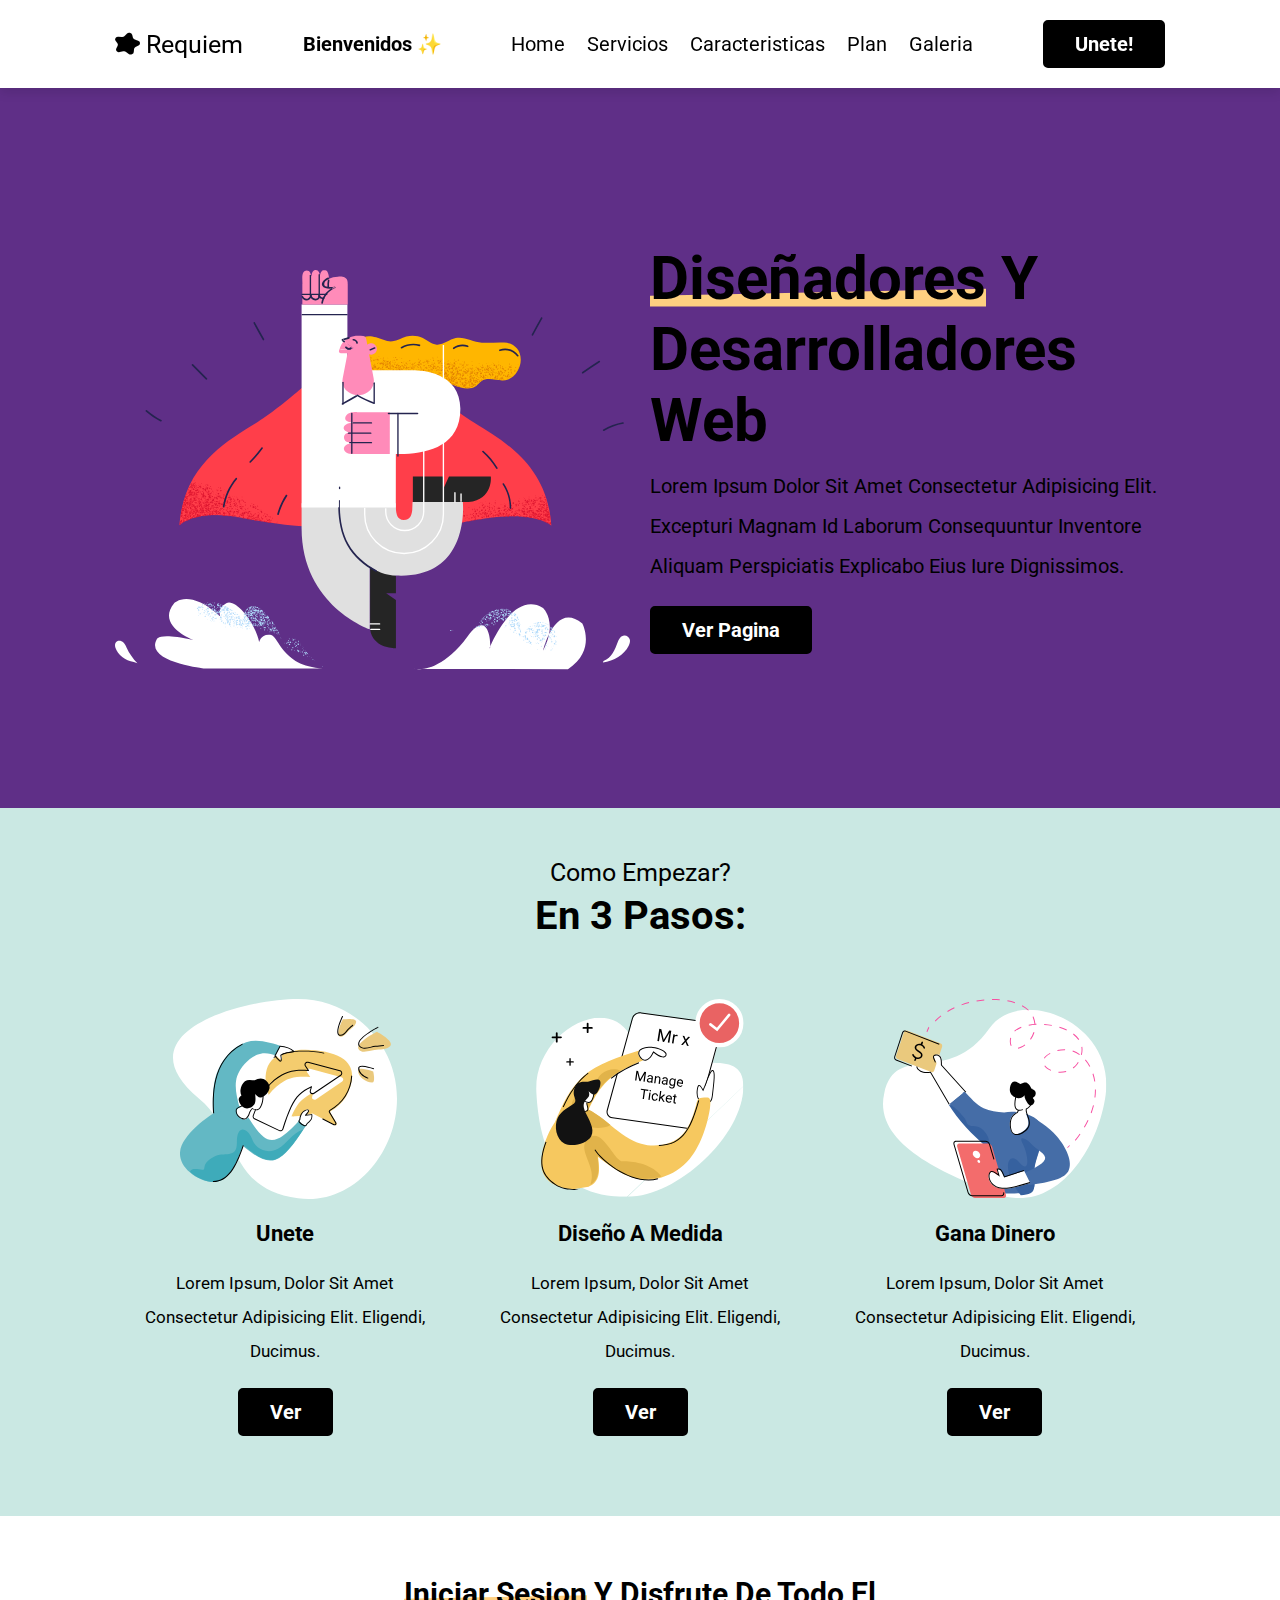
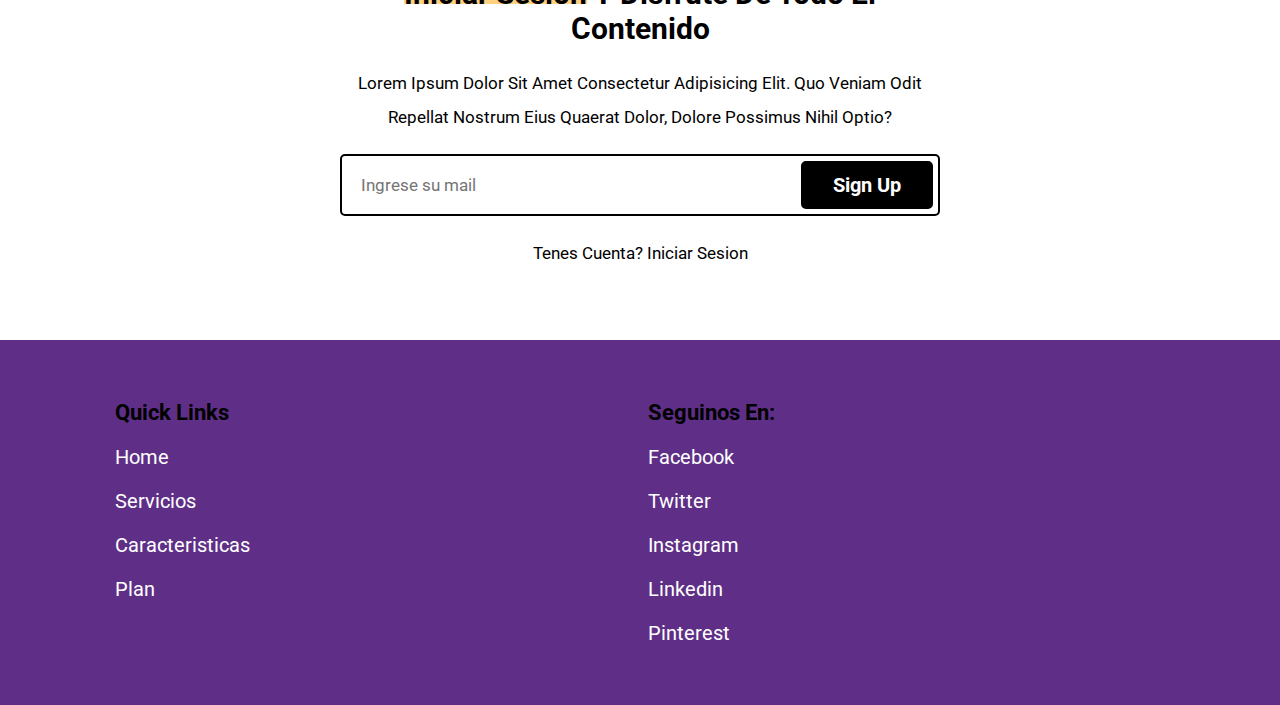
<file: index.html>
<!DOCTYPE html>
<html lang="en">

<head>
    <meta charset="UTF-8">
    <meta http-equiv="X-UA-Compatible" content="IE=edge">
    <meta name="viewport" content="width=device-width, initial-scale=1.0">
    <title>Requiem Design & Develop ✨ </title>

    <meta name="viewport" content="width=device-width, initial-scale=1">
    <meta name="author" content="Lautaro Corvalan">
    <meta name="description"" content=" Requiem development es un equipo de desarrolladores y diseñadores de alto nivel
        comprometidos a brindarles el mejor espacio para su negocio y emprendimiento mediante el uso de las tecnologías
        modernas y el compromiso de traerles a ustedes lo mejor de lo mejor. Trabajamos arduamente para comprometernos
        en el desarrollo y diseño de su organizacion." />
    <meta name="keywords"
        content="meta,diseño,desarrollo,desarrollo-web,paginas-web,tienda,tienda-online,vanguardia-tecnologica,precios-unicos,mejores-desarollo,valor,perseverancia" />

    <meta name="robots" content=”index” />

    <!-- font awesome -->
    <link rel="stylesheet" href="https://cdnjs.cloudflare.com/ajax/libs/font-awesome/5.15.4/css/all.min.css">

    <!-- custom css file link  -->
    <link rel="stylesheet" href="css/style.css">

    <link rel="stylesheet" href="https://cdnjs.cloudflare.com/ajax/libs/animate.css/4.1.1/animate.min.css" />

</head>

<body>

    <!-- header section starts      -->

    <header class="header">

        <a href="#" class="logo"> <i class="fas fa-splotch"></i> Requiem </a>
        <h1 class="animate__animated animate__bounce">Bienvenidos ✨</h1>

        <nav class="navbar">
            <a href="index.html">home</a>
            <a href="html/services.html">servicios</a>
            <a href="html/features.html">caracteristicas</a>
            <a href="html/plan.html">plan</a>
            <a href="html/gallery.html">galeria</a>
        </nav>

        <div id="menu-btn" class="fas fa-bars"></div>

        <a href="#" class="btn">unete!</a>

    </header>

    <!-- header section ends     -->

    <!-- home section starts  -->
    <main>
        <section class="home" id="home">

            <div class="image">
                <img src="images/home-img.svg" alt="Home">
            </div>

            <div class="content">
                <h3> <span class="line-down">Diseñadores</span> y desarrolladores web </h3>
                <p>Lorem ipsum dolor sit amet consectetur adipisicing elit. Excepturi magnam id laborum consequuntur
                    inventore aliquam perspiciatis explicabo eius iure dignissimos.</p>
                <a href="#" class="btn">ver pagina</a>
            </div>

        </section>

        <!-- home section ends -->





        <!-- steps section starts  -->

        <section class="steps">

            <div class="heading">
                <span>como empezar?</span>
                <h1>en 3 pasos:</h1>
            </div>

            <div class="box-container">

                <div class="box">
                    <img src="images/step-1.svg" alt="paso 1">
                    <h3>unete</h3>
                    <p>Lorem ipsum, dolor sit amet consectetur adipisicing elit. Eligendi, ducimus.</p>
                    <a href="#" class="btn">ver</a>
                </div>

                <div class="box">
                    <img src="images/step-2.svg" alt="paso 2">
                    <h3>diseño a medida</h3>
                    <p>Lorem ipsum, dolor sit amet consectetur adipisicing elit. Eligendi, ducimus.</p>
                    <a href="#" class="btn">ver</a>
                </div>

                <div class="box">
                    <img src="images/step-3.svg" alt="paso 3">
                    <h3>gana dinero</h3>
                    <p>Lorem ipsum, dolor sit amet consectetur adipisicing elit. Eligendi, ducimus.</p>
                    <a href="#" class="btn">ver</a>
                </div>

            </div>

        </section>

        <!-- steps section ends -->


        <section class="newsletter">
            <div class="content">
                <h3><span class="line-down">Iniciar sesion</span> y disfrute de todo el contenido</h3>
                <p>Lorem ipsum dolor sit amet consectetur adipisicing elit. Quo veniam odit repellat nostrum eius
                    quaerat dolor, dolore possimus nihil optio?</p>
                <form action="">
                    <input type="email" name="" placeholder="Ingrese su mail " id="" class="email">
                    <input type="submit" value="sign up" class="btn">
                </form>
                <p>tenes cuenta? <a href="#">iniciar sesion</a></p>
            </div>
        </section>


    </main>

    <footer>

        <!-- footer section starts  -->

        <section class="footer">

            <div class="box-container">

                <div class="box">
                    <h3>quick links</h3>
                    <a href="#home">home</a>
                    <a href="#services">servicios</a>
                    <a href="#features">caracteristicas</a>
                    <a href="#pricing">plan</a>

                </div>


                <div class="box">
                    <h3>seguinos en:</h3>
                    <a href="#">facebook</a>
                    <a href="#">twitter</a>
                    <a href="#">instagram</a>
                    <a href="#">linkedin</a>
                    <a href="#">pinterest</a>
                </div>

            </div>


        </section>
    </footer>
    <!-- footer section ends -->


</body>

</html>
</file>
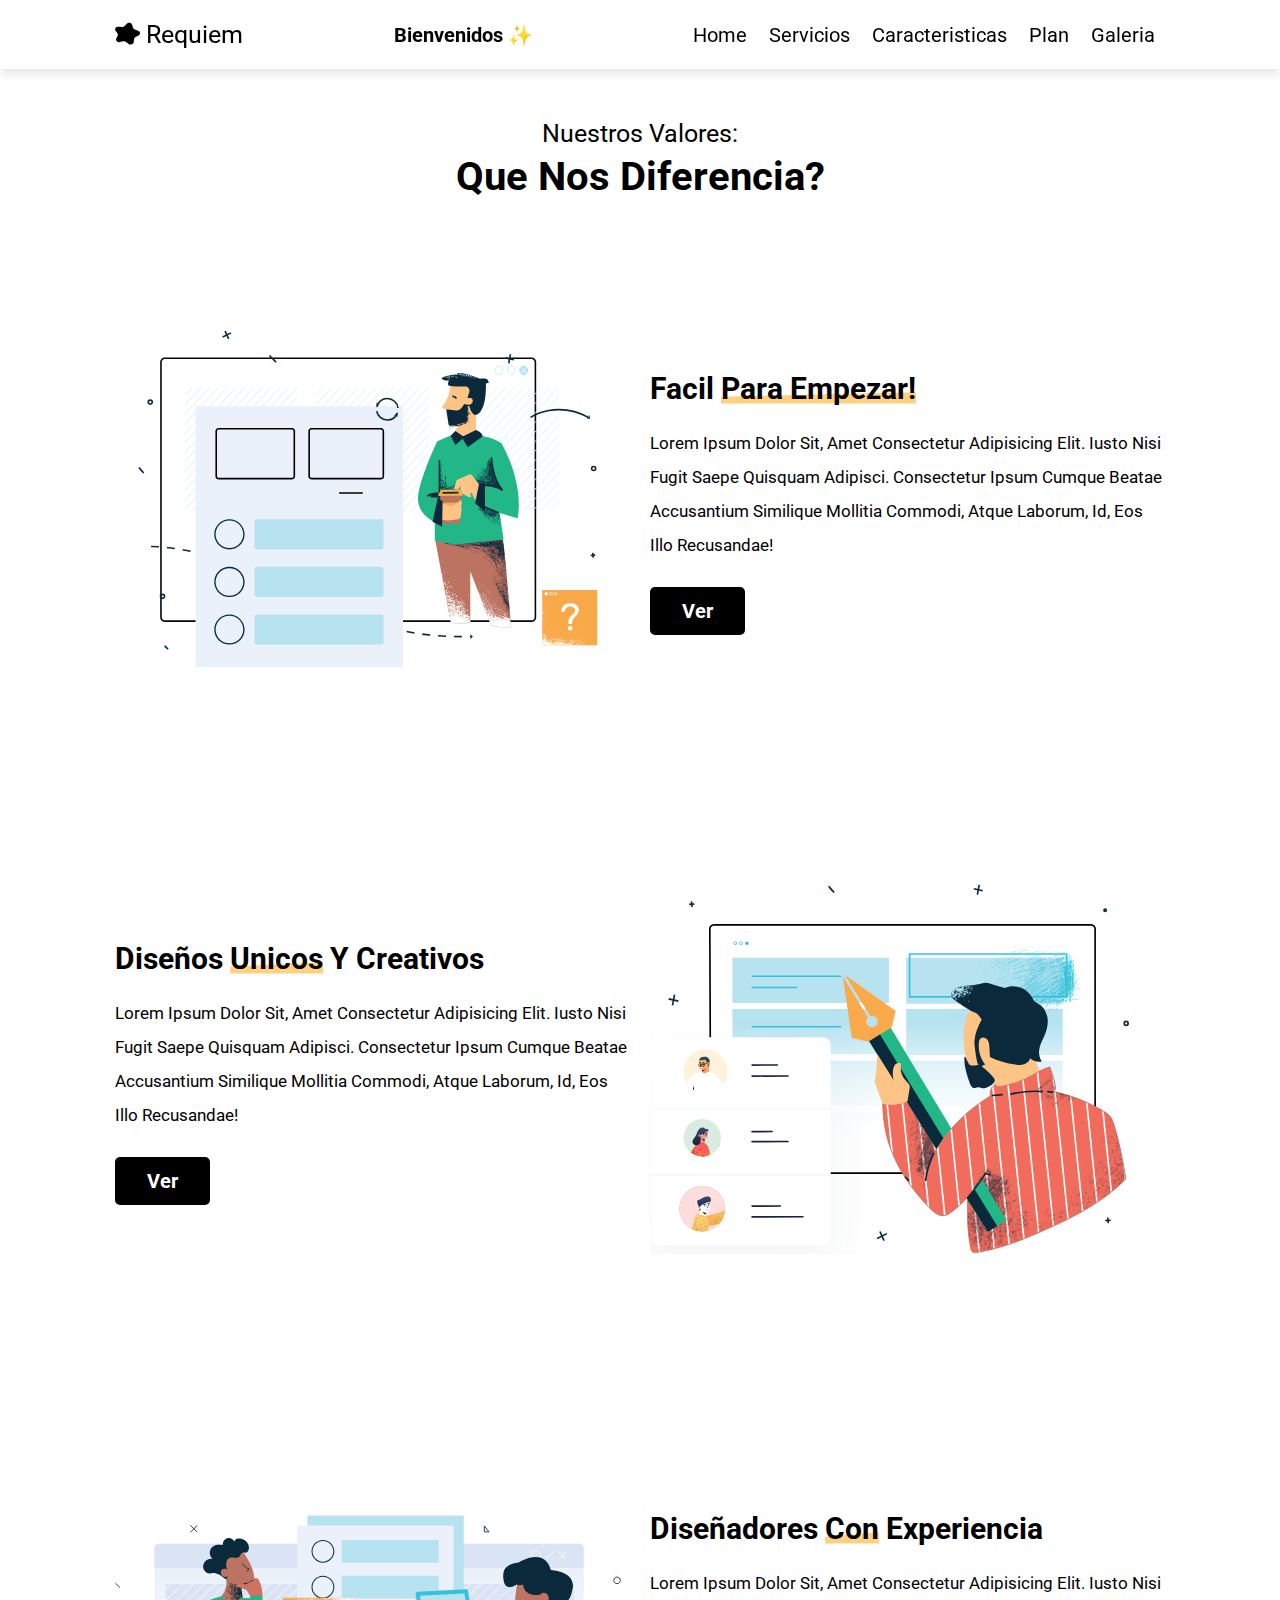
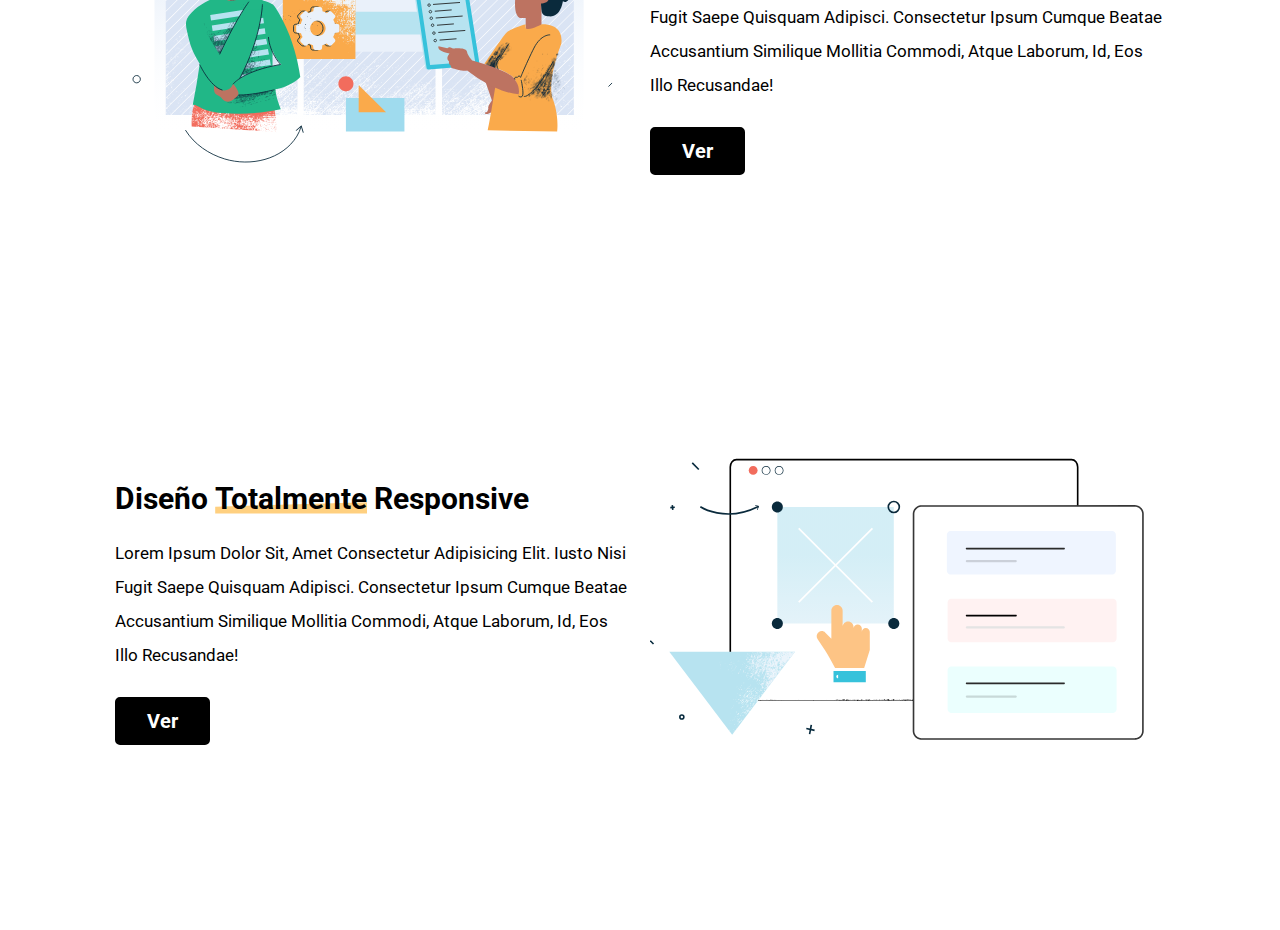
<file: html/features.html>
<!DOCTYPE html>
<html lang="en">

<head>
    <meta charset="UTF-8">
    <meta http-equiv="X-UA-Compatible" content="IE=edge">
    <meta name="viewport" content="width=device-width, initial-scale=1.0">
    <title>Caracteristicas ✨ </title>


    <meta name=”description” content=”Requiem development es un equipo de desarrolladores y diseñadores de alto nivel
        comprometidos a brindarles el mejor espacio para su negocio y emprendimiento mediante el uso de las tecnologías
        modernas y el compromiso de traerles a ustedes lo mejor de lo mejor. Trabajamos arduamente para comprometernos
        en el desarrollo y diseño de su organizacion.” />
    <meta name=”keywords”
        content=”meta,diseño,desarrollo,desarrollo-web,paginas-web,tienda,tienda-online,vanguardia-tecnologica,precios-unicos,mejores-desarollo,valor,perseverancia” />

    <meta name=”robots” content=”features” />

    <!-- font awesome -->
    <link rel="stylesheet" href="https://cdnjs.cloudflare.com/ajax/libs/font-awesome/5.15.4/css/all.min.css">

    <!-- custom css file link  -->
    <link rel="stylesheet" href="/css/style.css">
    <link rel="stylesheet" href="https://cdnjs.cloudflare.com/ajax/libs/animate.css/4.1.1/animate.min.css" />
</head>

<body>

    <!-- header section starts      -->

    <header class="header">

        <a href="#" class="logo"> <i class="fas fa-splotch"></i> Requiem </a>
        <h1 class="animate__animated animate__bounce">Bienvenidos ✨</h1>

        <nav class="navbar">
            <a href=index.html">home</a>
            <a href="services.html">servicios</a>
            <a href="features.html">caracteristicas</a>
            <a href="/html/plan.html">plan</a>
            <a href="/html/gallery.html">galeria</a>
        </nav>

        <div id="menu-btn" class="fas fa-bars"></div>

        

    </header>

    <!-- header section ends     -->

 <!-- features section starts  -->

 <section class="features" id="features">

    <div class="heading">
        <span>nuestros valores:</span>
        <h1>que nos diferencia?</h1>
    </div>

    <div class="box-container">

        <div class="box">
            <div class="image">
                <img src="/images/feature-1.svg" alt="caracteristica 1">
            </div>
            <div class="content">
                <h3>facil <span class="line-down">para empezar!</span></h3>
                <p>Lorem ipsum dolor sit, amet consectetur adipisicing elit. Iusto nisi fugit saepe quisquam
                    adipisci. Consectetur ipsum cumque beatae accusantium similique mollitia commodi, atque
                    laborum, id, eos illo recusandae!</p>
                <a href="#" class="btn">ver</a>
            </div>
        </div>

        <div class="box">
            <div class="image">
                <img src="/images/feature-2.svg" alt="caracteristica 2">
            </div>
            <div class="content">
                <h3>diseños <span class="line-down">unicos</span> y creativos</h3>
                <p>Lorem ipsum dolor sit, amet consectetur adipisicing elit. Iusto nisi fugit saepe quisquam
                    adipisci. Consectetur ipsum cumque beatae accusantium similique mollitia commodi, atque
                    laborum, id, eos illo recusandae!</p>
                <a href="#" class="btn">ver</a>
            </div>
        </div>

        <div class="box">
            <div class="image">
                <img src="/images/feature-3.svg" alt="caracteristica 3">
            </div>
            <div class="content">
                <h3>diseñadores <span class="line-down">con</span> experiencia</h3>
                <p>Lorem ipsum dolor sit, amet consectetur adipisicing elit. Iusto nisi fugit saepe quisquam
                    adipisci. Consectetur ipsum cumque beatae accusantium similique mollitia commodi, atque
                    laborum, id, eos illo recusandae!</p>
                <a href="#" class="btn">ver</a>
            </div>
        </div>

        <div class="box">
            <div class="image">
                <img src="/images/feature-4.svg" alt="caracteristica 4">
            </div>
            <div class="content">
                <h3>diseño <span class="line-down">totalmente</span> responsive</h3>
                <p>Lorem ipsum dolor sit, amet consectetur adipisicing elit. Iusto nisi fugit saepe quisquam
                    adipisci. Consectetur ipsum cumque beatae accusantium similique mollitia commodi, atque
                    laborum, id, eos illo recusandae!</p>
                <a href="#" class="btn">ver</a>
            </div>
        </div>

    </div>

</section>

<!-- features section ends -->
</file>
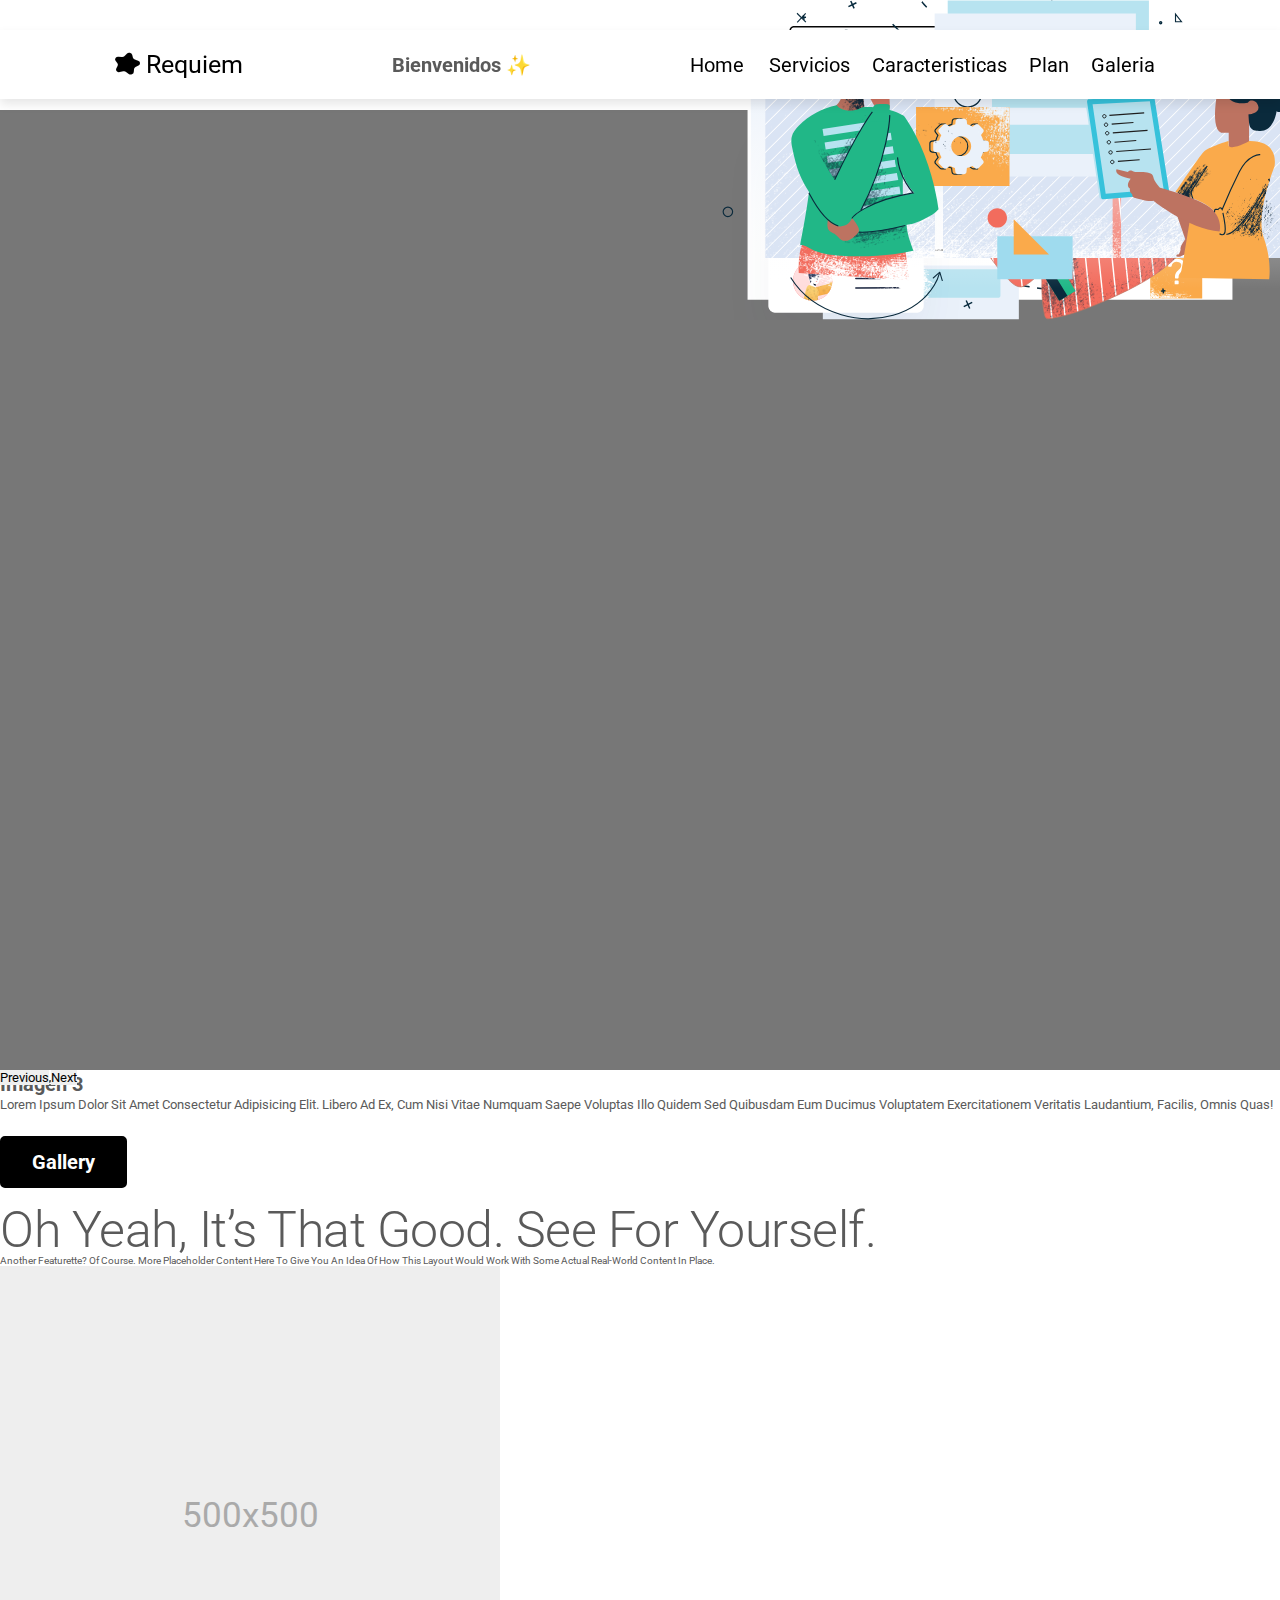
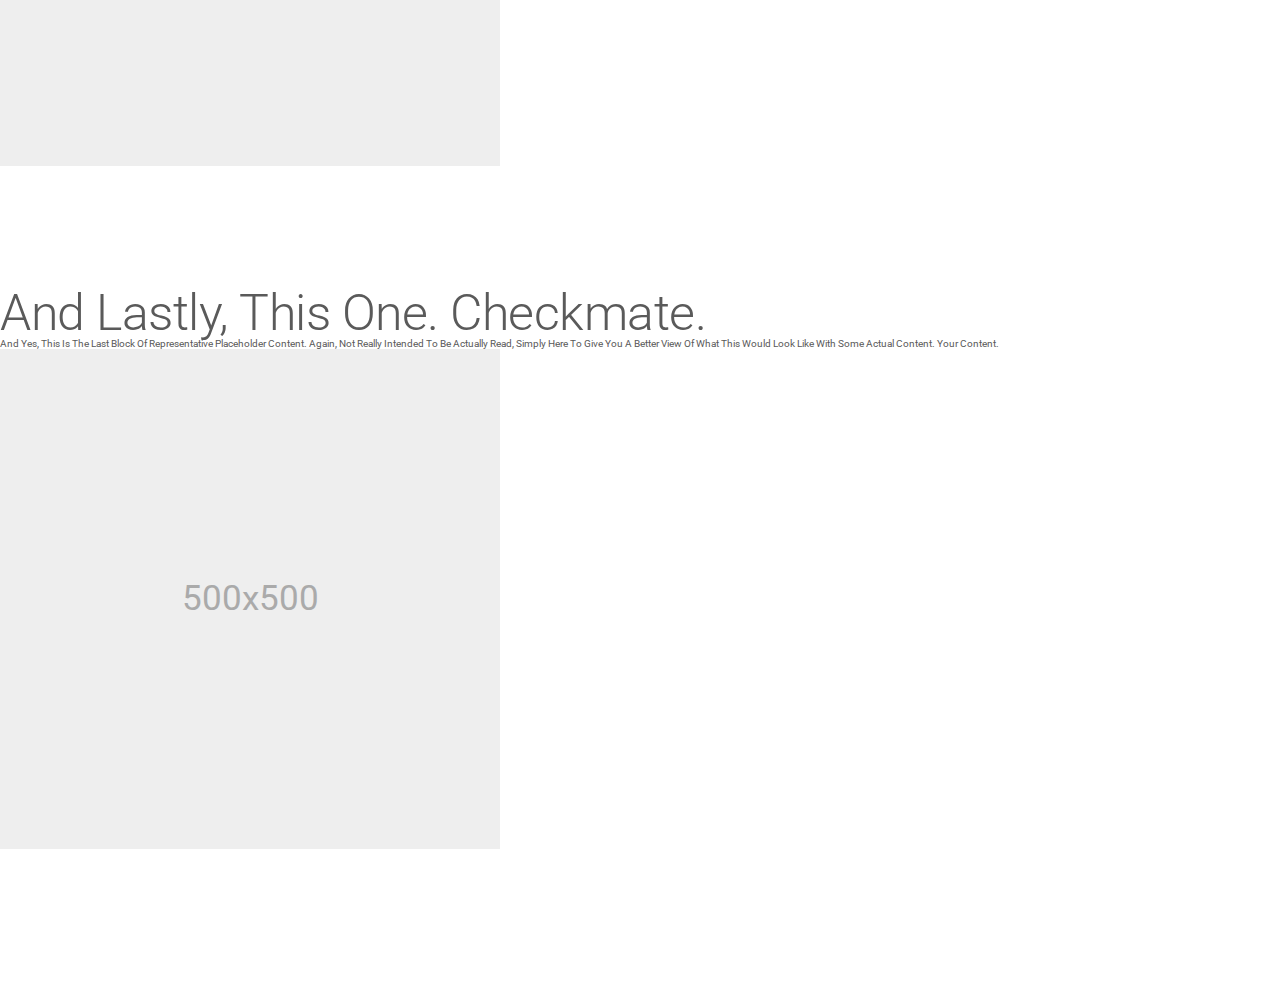
<file: html/gallery.html>
<!DOCTYPE html>
<html lang="en">

<head>
  <meta charset="UTF-8">
  <meta http-equiv="X-UA-Compatible" content="IE=edge">
  <meta name="viewport" content="width=device-width, initial-scale=1.0">
  <title>Galeria✨ </title>


  <meta name=”description” content=”Requiem development es un equipo de desarrolladores y diseñadores de alto nivel
    comprometidos a brindarles el mejor espacio para su negocio y emprendimiento mediante el uso de las tecnologías
    modernas y el compromiso de traerles a ustedes lo mejor de lo mejor. Trabajamos arduamente para comprometernos en el
    desarrollo y diseño de su organizacion.” />
  <meta name=”keywords”
    content=”meta,diseño,desarrollo,desarrollo-web,paginas-web,tienda,tienda-online,vanguardia-tecnologica,precios-unicos,mejores-desarollo,valor,perseverancia” />

  <meta name=”robots” content=”gallery” />

  <!-- font awesome -->
  <link rel="stylesheet" href="https://cdnjs.cloudflare.com/ajax/libs/font-awesome/5.15.4/css/all.min.css">

  <!-- custom css file link  -->
  <link rel="stylesheet" href="/css/style.css">

  <!-- CSS only -->
  <link href="https://cdn.jsdelivr.net/npm/bootstrap@5.1.3/dist/css/bootstrap.min.css" rel="stylesheet"
    integrity="sha384-1BmE4kWBq78iYhFldvKuhfTAU6auU8tT94WrHftjDbrCEXSU1oBoqyl2QvZ6jIW3" crossorigin="anonymous">
  <!-- JavaScript Bundle with Popper -->
  <script src="https://cdn.jsdelivr.net/npm/bootstrap@5.1.3/dist/js/bootstrap.bundle.min.js"
    integrity="sha384-ka7Sk0Gln4gmtz2MlQnikT1wXgYsOg+OMhuP+IlRH9sENBO0LRn5q+8nbTov4+1p" crossorigin="anonymous">
  </script>
    <link rel="stylesheet" href="https://cdnjs.cloudflare.com/ajax/libs/animate.css/4.1.1/animate.min.css" />
</head>

<body>

  <!-- header section starts      -->

  <header class="header">

    <a href="#" class="logo"> <i class="fas fa-splotch"></i> Requiem </a>
    <h1 class="animate__animated animate__bounce">Bienvenidos ✨</h1>

    <nav class="navbar">
      <a href=/index.html>home </a> <a href="/html/services.html">servicios</a>
      <a href="/html/features.html">caracteristicas</a>
      <a href="/html/plan.html">plan</a>
      <a href="/html/gallery.html">galeria</a>
    </nav>

    <div id="menu-btn" class="fas fa-bars"></div>



  </header>

  <!-- header section ends     -->

  <!-- Bootstrap core CSS -->
  <link href="/css/carousel.css" rel="stylesheet">

  <style>
    .bd-placeholder-img {
      font-size: 1.125rem;
      text-anchor: middle;
      -webkit-user-select: none;
      -moz-user-select: none;
      user-select: none;
    }

    @media (min-width: 768px) {
      .bd-placeholder-img-lg {
        font-size: 3.5rem;
      }
    }
  </style>


  <!-- Custom styles for this template -->
  <link href="/css/carousel.css" rel="stylesheet">
  </head>

  <body>


    <main>

      <div id="myCarousel" class="carousel slide" data-bs-ride="carousel">
        <div class="carousel-indicators">
          <button type="button" data-bs-target="#myCarousel" data-bs-slide-to="0" class="active" aria-current="true"
            aria-label="Slide 1"></button>
          <button type="button" data-bs-target="#myCarousel" data-bs-slide-to="1" aria-label="Slide 2"></button>
          <button type="button" data-bs-target="#myCarousel" data-bs-slide-to="2" aria-label="Slide 3"></button>
        </div>
        <div class="carousel-inner">
          <div class="carousel-item active">
            <svg class="bd-placeholder-img" width="100%" height="100%" xmlns="http://www.w3.org/2000/svg"
              aria-hidden="true" preserveAspectRatio="xMidYMid slice" focusable="false">
              <rect width="100%" height="100%" fill="#777" /></svg>
            <img src="/images/feature-1.svg" alt="valor 1">
            <div class="container">
              <div class="carousel-caption text-start">
                <h1>Imagen 1</h1>
                <p>Lorem ipsum, dolor sit amet consectetur adipisicing elit. Id, quos nemo! Omnis dolorem, magnam
                  temporibus, optio voluptas quibusdam reprehenderit, id vel ab quaerat voluptatibus nemo dolores
                  aliquam impedit expedita consequatur!</p>
                <p><a class="btn btn-lg btn-primary" href="#">Galeria</a></p>
              </div>
            </div>
          </div>
          <div class="carousel-item">
            <svg class="bd-placeholder-img" width="100%" height="100%" xmlns="http://www.w3.org/2000/svg"
              aria-hidden="true" preserveAspectRatio="xMidYMid slice" focusable="false">
              <rect width="100%" height="100%" fill="#777" /></svg>
            <img src="/images/feature-2.svg" alt="valor 2">
            <div class="container">
              <div class="carousel-caption">
                <h1>Imagen 2</h1>
                <p>Lorem ipsum dolor, sit amet consectetur adipisicing elit. Nisi ipsum incidunt odit repellat aperiam
                  eum, optio nobis dolorem veniam cum omnis officiis, dignissimos autem praesentium laudantium sed
                  voluptatum accusantium harum.</p>
                <p><a class="btn btn-lg btn-primary" href="#">Galeria</a></p>
              </div>
            </div>
          </div>
          <div class="carousel-item">
            <svg class="bd-placeholder-img" width="100%" height="100%" xmlns="http://www.w3.org/2000/svg"
              aria-hidden="true" preserveAspectRatio="xMidYMid slice" focusable="false">
              <rect width="100%" height="100%" fill="#777" /></svg>
            <img src="/images/feature-3.svg" alt="valor 3">
            <div class="container">
              <div class="carousel-caption text-end">
                <h1>Imagen 3</h1>
                <p>Lorem ipsum dolor sit amet consectetur adipisicing elit. Libero ad ex, cum nisi vitae numquam saepe
                  voluptas illo quidem sed quibusdam eum ducimus voluptatem exercitationem veritatis laudantium,
                  facilis, omnis quas!</p>
                <p><a class="btn btn-lg btn-primary" href="#">Gallery</a></p>
              </div>
            </div>
          </div>
        </div>
        <button class="carousel-control-prev" type="button" data-bs-target="#myCarousel" data-bs-slide="prev">
          <span class="carousel-control-prev-icon" aria-hidden="true"></span>
          <span class="visually-hidden">Previous</span>
        </button>
        <button class="carousel-control-next" type="button" data-bs-target="#myCarousel" data-bs-slide="next">
          <span class="carousel-control-next-icon" aria-hidden="true"></span>
          <span class="visually-hidden">Next</span>
        </button>
      </div>


      <!-- Marketing messaging and featurettes
  ================================================== -->
      <!-- Wrap the rest of the page in another container to center all the content. -->



      <hr class="featurette-divider">

      <div class="row featurette">
        <div class="col-md-7 order-md-2">
          <h2 class="featurette-heading">Oh yeah, it’s that good. <span class="text-muted">See for yourself.</span></h2>
          <p class="lead">Another featurette? Of course. More placeholder content here to give you an idea of how this
            layout would work with some actual real-world content in place.</p>
        </div>
        <div class="col-md-5 order-md-1">
          <svg class="bd-placeholder-img bd-placeholder-img-lg featurette-image img-fluid mx-auto" width="500"
            height="500" xmlns="http://www.w3.org/2000/svg" role="img" aria-label="Placeholder: 500x500"
            preserveAspectRatio="xMidYMid slice" focusable="false">
            <title><img src="/images/feature-1.svg" alt=""></title>
            <rect width="100%" height="100%" fill="#eee" /><text x="50%" y="50%" fill="#aaa" dy=".3em">500x500</text>
          </svg>

        </div>
      </div>

      <hr class="featurette-divider">

      <div class="row featurette">
        <div class="col-md-7">
          <h2 class="featurette-heading">And lastly, this one. <span class="text-muted">Checkmate.</span></h2>
          <p class="lead">And yes, this is the last block of representative placeholder content. Again, not really
            intended to be actually read, simply here to give you a better view of what this would look like with some
            actual content. Your content.</p>
        </div>
        <div class="col-md-5">
          <svg class="bd-placeholder-img bd-placeholder-img-lg featurette-image img-fluid mx-auto" width="500"
            height="500" xmlns="http://www.w3.org/2000/svg" role="img" aria-label="Placeholder: 500x500"
            preserveAspectRatio="xMidYMid slice" focusable="false">
            <title>Placeholder</title>
            <rect width="100%" height="100%" fill="#eee" /><text x="50%" y="50%" fill="#aaa" dy=".3em">500x500</text>
          </svg>

        </div>
      </div>

      <hr class="featurette-divider">

      <!-- /END THE FEATURETTES -->

      </div><!-- /.container -->

    </main>


    <script src="/js/bootstrap.bundle.min.js"></script>
</file>
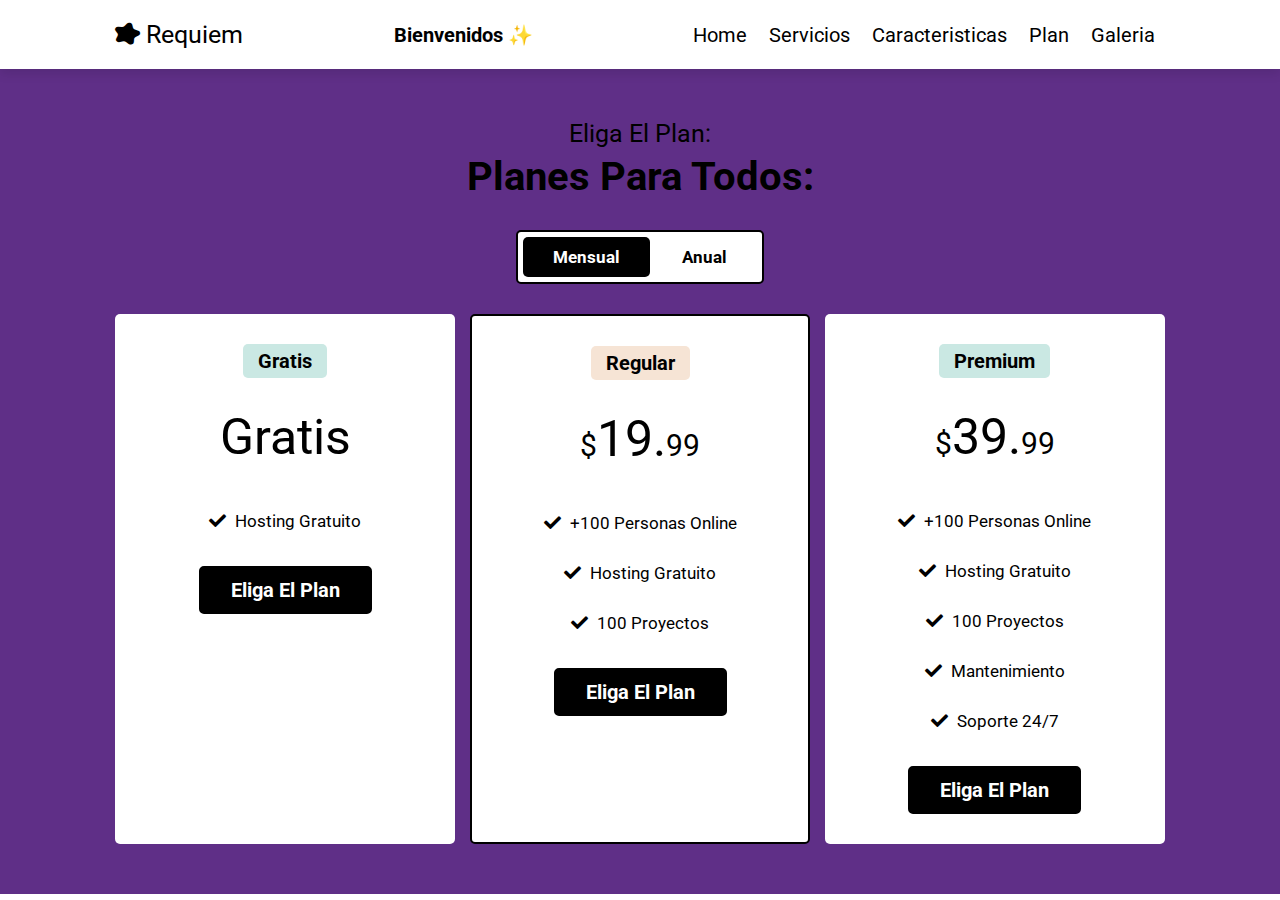
<file: html/plan.html>
<!DOCTYPE html>
<html lang="en">

<head>
    <meta charset="UTF-8">
    <meta http-equiv="X-UA-Compatible" content="IE=edge">
    <meta name="viewport" content="width=device-width, initial-scale=1.0">
    <title>Plan ✨ </title>


    <meta name=”description” content=”Requiem development es un equipo de desarrolladores y diseñadores de alto nivel
        comprometidos a brindarles el mejor espacio para su negocio y emprendimiento mediante el uso de las tecnologías
        modernas y el compromiso de traerles a ustedes lo mejor de lo mejor. Trabajamos arduamente para comprometernos
        en el desarrollo y diseño de su organizacion.” />
    <meta name=”keywords”
        content=”meta,diseño,desarrollo,desarrollo-web,paginas-web,tienda,tienda-online,vanguardia-tecnologica,precios-unicos,mejores-desarollo,valor,perseverancia” />

    <meta name=”robots” content=”plan” />

    <!-- font awesome -->
    <link rel="stylesheet" href="https://cdnjs.cloudflare.com/ajax/libs/font-awesome/5.15.4/css/all.min.css">

    <!-- custom css file link  -->
    <link rel="stylesheet" href="/css/style.css">
    <link rel="stylesheet" href="https://cdnjs.cloudflare.com/ajax/libs/animate.css/4.1.1/animate.min.css" />
</head>

<body>

    <!-- header section starts      -->

    <header class="header">

        <a href="#" class="logo"> <i class="fas fa-splotch"></i> Requiem </a>
        <h1 class="animate__animated animate__bounce">Bienvenidos ✨</h1>

        <nav class="navbar">
            <a href="/index.html">home</a>
            <a href="/html/services.html">servicios</a>
            <a href="/html/features.html">caracteristicas</a>
            <a href="/html/plan.html">plan</a>
            <a href="/html/gallery.html">galeria</a>
        </nav>

        <div id="menu-btn" class="fas fa-bars"></div>


    </header>

    <!-- header section ends     -->

  <!-- pricing section starts  -->

  <section class="pricing" id="pricing">

    <div class="heading">
        <span>eliga el plan:</span>
        <h1>Planes para todos:</h1>
    </div>

    <div class="price-toggler">
        <span class="month active">mensual</span>
        <span class="year">anual</span>
    </div>

    <div class="box-container">

        <div class="box">
            <h3>gratis</h3>
            <div class="price">
                <div class="month"><span></span>gratis<span></span></div>
                <div class="year"><span></span>gratis<span></span></div>
            </div>
            <div class="list">
                <p> <i class="fas fa-check"></i> hosting gratuito </p>
            </div>
            <a href="#" class="btn">eliga el plan</a>
        </div>

        <div class="box">
            <h3>regular</h3>
            <div class="price">
                <div class="month"><span>$</span>19.<span>99</span></div>
                <div class="year"><span>$</span>59.<span>99</span></div>
            </div>
            <div class="list">
                <p> <i class="fas fa-check"></i> +100 personas online </p>
                <p> <i class="fas fa-check"></i> hosting gratuito </p>
                <p> <i class="fas fa-check"></i> 100 proyectos </p>

            </div>
            <a href="#" class="btn">eliga el plan</a>
        </div>


        <div class="box">
            <h3>premium</h3>
            <div class="price">
                <div class="month"><span>$</span>39.<span>99</span></div>
                <div class="year"><span>$</span>89.<span>99</span></div>
            </div>
            <div class="list">
                <p> <i class="fas fa-check"></i> +100 personas online </p>
                <p> <i class="fas fa-check"></i> hosting gratuito </p>
                <p> <i class="fas fa-check"></i> 100 proyectos </p>
                <p> <i class="fas fa-check"></i> mantenimiento </p>
                <p> <i class="fas fa-check"></i> soporte 24/7 </p>
            </div>
            <a href="#" class="btn">eliga el plan</a>
        </div>

    </div>

</section>

<!-- pricing section ends -->
</file>
<file: css/style.css>
@import url("https://fonts.googleapis.com/css2?family=Roboto:wght@100;300&display=swap");
* {
  font-family: 'Roboto', sans-serif;
  margin: 0;
  padding: 0;
  -webkit-box-sizing: border-box;
          box-sizing: border-box;
  outline: none;
  border: none;
  text-decoration: none;
  text-transform: capitalize;
}


html {
  font-size: 62.5%;
  overflow-x: hidden;
  scroll-behavior: smooth;
  scroll-padding-top: 7rem;
}

html::-webkit-scrollbar {
  width: 1rem;
}

html::-webkit-scrollbar-track {
  background: #fff;
}

html::-webkit-scrollbar-thumb {
  background: #000;
}

section {
  padding: 5rem 9%;
}

.heading {
  text-align: center;
  margin-bottom: 3rem;
}

.heading span {
  font-size: 2.5rem;
}

.heading h1 {
  font-size: 4rem;
  padding-top: .5rem;
}

.btn {
  display: inline-block;
  margin-top: 1rem;
  padding: 1rem 3rem;
  font-size: 2rem;
  color: #fff;
  background: #000;
  border: 0.2rem solid #000;
  cursor: pointer;
  font-weight: bolder;
  border-radius: .5rem;
}

.btn:hover {
  background: none;
  color: #000;
}

.line-down {
  position: relative;
  display: inline-block;
  z-index: 0;
}

.line-down::before {
  content: '';
  position: absolute;
  bottom: .7rem;
  left: 0;
  right: 0;
  height: 100%;
  width: 100%;
  background: #ffd080;
  z-index: -1;
  -webkit-clip-path: polygon(0 85%, 100% 75%, 100% 100%, 0% 100%);
          clip-path: polygon(0 85%, 100% 75%, 100% 100%, 0% 100%);
}

@-webkit-keyframes fadeUp {
  0% {
    opacity: 0;
    -webkit-transform: translateY(4rem);
            transform: translateY(4rem);
  }
}

@keyframes fadeUp {
  0% {
    opacity: 0;
    -webkit-transform: translateY(4rem);
            transform: translateY(4rem);
  }
}

.header {
  position: -webkit-sticky;
  position: sticky;
  top: 0;
  left: 0;
  right: 0;
  z-index: 1000;
  display: -webkit-box;
  display: -ms-flexbox;
  display: flex;
  -webkit-box-align: center;
      -ms-flex-align: center;
          align-items: center;
  -webkit-box-pack: justify;
      -ms-flex-pack: justify;
          justify-content: space-between;
  background: #fff;
  -webkit-box-shadow: 0 0.5rem 1rem rgba(0, 0, 0, 0.1);
          box-shadow: 0 0.5rem 1rem rgba(0, 0, 0, 0.1);
  padding: 2rem 9%;
}

.header .logo {
  font-size: 2.5rem;
  color: #000;
}

.header .navbar a {
  margin: 0 1rem;
  font-size: 2rem;
  color: #000;
}

.header .navbar a:hover {
  text-decoration: underline;
}

.header .btn {
  margin-top: 0;
}

#menu-btn {
  cursor: pointer;
  font-size: 3rem;
  display: none;
}

@-webkit-keyframes floating {
  0%, 100% {
    -webkit-transform: translateY(0rem);
            transform: translateY(0rem);
  }
  50% {
    -webkit-transform: translateY(-4rem);
            transform: translateY(-4rem);
  }
}

@keyframes floating {
  0%, 100% {
    -webkit-transform: translateY(0rem);
            transform: translateY(0rem);
  }
  50% {
    -webkit-transform: translateY(-4rem);
            transform: translateY(-4rem);
  }
}

.home {
  min-height: 80vh;
  display: -webkit-box;
  display: -ms-flexbox;
  display: flex;
  -webkit-box-align: center;
      -ms-flex-align: center;
          align-items: center;
  -ms-flex-wrap: wrap;
      flex-wrap: wrap;
  gap: 2rem;
  background: #3e046ed3;
}

.home .image {
  -webkit-box-flex: 1;
      -ms-flex: 1 1 42rem;
          flex: 1 1 42rem;
  margin-top: 5rem;
}

.home .image img {
  width: 100%;
  -webkit-animation: floating 4s linear infinite;
          animation: floating 4s linear infinite;
}

.home .content {
  -webkit-box-flex: 1;
      -ms-flex: 1 1 42rem;
          flex: 1 1 42rem;
}

.home .content h3 {
  font-size: 6rem;
}

.home .content p {
  font-size: 2rem;
  padding: 1rem 0;
  line-height: 2;
}

.services {
  background: #f6e4d5;
}

.services .box-container {
  display: -ms-grid;
  display: grid;
  -ms-grid-columns: (minmax(32rem, 1fr))[auto-fit];
      grid-template-columns: repeat(auto-fit, minmax(32rem, 1fr));
  gap: 1.5rem;
}

.services .box-container .box {
  background: #fff;
  padding: 3rem 2rem;
  text-align: center;
  border-radius: .5rem;
}

.services .box-container .box img {
  height: 8rem;
  margin-bottom: .7rem;
}

.services .box-container .box h3 {
  font-size: 2.2rem;
  padding: 1.5rem 0;
}

.services .box-container .box p {
  line-height: 2;
  font-size: 1.7rem;
}

.about {
  min-height: 85vh;
  display: -webkit-box;
  display: -ms-flexbox;
  display: flex;
  -webkit-box-align: center;
      -ms-flex-align: center;
          align-items: center;
  -ms-flex-wrap: wrap;
      flex-wrap: wrap;
  gap: 2rem;
}

.about .image {
  -webkit-box-flex: 1;
      -ms-flex: 1 1 42rem;
          flex: 1 1 42rem;
}

.about .image img {
  width: 100%;
}

.about .content {
  -webkit-box-flex: 1;
      -ms-flex: 1 1 42rem;
          flex: 1 1 42rem;
}

.about .content h3 {
  font-size: 4rem;
  line-height: 1.5;
}

.about .content p {
  font-size: 1.7rem;
  line-height: 2;
  padding: 1rem 0;
}

.steps {
  background: #cae8e3;
}

.steps .box-container {
  display: -ms-grid;
  display: grid;
  -ms-grid-columns: (minmax(32rem, 1fr))[auto-fit];
      grid-template-columns: repeat(auto-fit, minmax(32rem, 1fr));
  gap: 1.5rem;
}

.steps .box-container .box {
  text-align: center;
  padding: 3rem 2rem;
}

.steps .box-container .box img {
  height: 20rem;
}

.steps .box-container .box h3 {
  font-size: 2.2rem;
  padding: 2rem 0;
}

.steps .box-container .box p {
  font-size: 1.7rem;
  line-height: 2;
  padding-bottom: 1rem;
}

.features .box-container .box {
  display: -webkit-box;
  display: -ms-flexbox;
  display: flex;
  -ms-flex-wrap: wrap;
      flex-wrap: wrap;
  gap: 2rem;
  -webkit-box-align: center;
      -ms-flex-align: center;
          align-items: center;
  min-height: 60vh;
  margin-bottom: 3rem;
}

.features .box-container .box:last-child {
  margin-bottom: 0;
}

.features .box-container .box:nth-child(even) {
  -webkit-box-orient: horizontal;
  -webkit-box-direction: reverse;
      -ms-flex-flow: row-reverse wrap;
          flex-flow: row-reverse wrap;
}

.features .box-container .box .image {
  -webkit-box-flex: 1;
      -ms-flex: 1 1 42rem;
          flex: 1 1 42rem;
}

.features .box-container .box .image img {
  width: 100%;
}

.features .box-container .box .content {
  -webkit-box-flex: 1;
      -ms-flex: 1 1 42rem;
          flex: 1 1 42rem;
}

.features .box-container .box .content h3 {
  font-size: 3rem;
  line-height: 1.5;
}

.features .box-container .box .content p {
  padding: 1.5rem 0;
  line-height: 2;
  font-size: 1.7rem;
}

.pricing {
  background: #3e046ed3;
  text-align: center;
}

.pricing .price-toggler {
  display: inline-block;
  border-radius: .5rem;
  padding: .5rem;
  margin-bottom: 3rem;
  background: #fff;
  border: 0.2rem solid #000;
}

.pricing .price-toggler span {
  display: inline-block;
  font-weight: bolder;
  padding: 1rem 3rem;
  font-size: 1.7rem;
  cursor: pointer;
  color: #000;
  border-radius: .5rem;
}

.pricing .price-toggler span.active {
  background: #000;
  color: #fff;
}

.pricing .box-container {
  display: -ms-grid;
  display: grid;
  -ms-grid-columns: (minmax(32rem, 1fr))[auto-fit];
      grid-template-columns: repeat(auto-fit, minmax(32rem, 1fr));
  gap: 1.5rem;
}

.pricing .box-container .box {
  padding: 3rem 2rem;
  border-radius: .5rem;
  background: #fff;
}

.pricing .box-container .box:nth-child(2) {
  border: 0.2rem solid #000;
}

.pricing .box-container .box:nth-child(2) h3 {
  background: #f6e4d5;
}

.pricing .box-container .box h3 {
  font-size: 2rem;
  display: inline-block;
  border-radius: .5rem;
  padding: .5rem 1.5rem;
  background: #cae8e3;
  margin-bottom: 1rem;
}

.pricing .box-container .box .price {
  padding: 2rem 0;
}

.pricing .box-container .box .price .month,
.pricing .box-container .box .price .year {
  font-size: 5rem;
  -webkit-animation: fadeUp .2s linear backwards;
          animation: fadeUp .2s linear backwards;
}

.pricing .box-container .box .price .month span,
.pricing .box-container .box .price .year span {
  font-size: 3rem;
}

.pricing .box-container .box .price .year {
  display: none;
}

.pricing .box-container .box .list {
  padding: 1rem 0;
}

.pricing .box-container .box .list p {
  padding: 1.5rem 0;
  font-size: 1.7rem;
}

.pricing .box-container .box .list p i {
  padding-right: .5rem;
}

.reviews .slide-container .slide {
  text-align: center;
  max-width: 60rem;
  margin: 1rem auto;
  display: none;
}

.reviews .slide-container .slide.active {
  display: block;
}

.reviews .slide-container .slide img {
  height: 10rem;
  width: 10rem;
  border-radius: 50%;
  -o-object-fit: cover;
     object-fit: cover;
  -webkit-animation: fadeUp .2s linear backwards;
          animation: fadeUp .2s linear backwards;
}

.reviews .slide-container .slide P {
  padding: 1.5rem 0;
  font-size: 2rem;
  line-height: 2;
  -webkit-animation: fadeUp .2s linear .4s backwards;
          animation: fadeUp .2s linear .4s backwards;
}

.reviews .slide-container .slide h3 {
  padding-bottom: .7rem;
  font-size: 2rem;
  -webkit-animation: fadeUp .2s linear .6s backwards;
          animation: fadeUp .2s linear .6s backwards;
}

.reviews .slide-container .slide span {
  display: block;
  font-size: 1.7rem;
  -webkit-animation: fadeUp .2s linear .8s backwards;
          animation: fadeUp .2s linear .8s backwards;
}

.reviews .controls {
  text-align: center;
  margin-top: 2rem;
}

.reviews .controls div {
  font-size: 5rem;
  cursor: pointer;
  margin: 0 1rem;
}

.reviews .controls div:hover {
  -webkit-transform: scale(1.2);
          transform: scale(1.2);
}

.faq {
  background: #cae8e3;
}

.faq .accordion-container {
  margin: 1rem auto;
  max-width: 70rem;
}

.faq .accordion-container .accordion {
  margin: 1rem 0;
  background-color: #fff;
  border-radius: .5rem;
}

.faq .accordion-container .accordion.active .accordion-heading i {
  -webkit-transform: rotate(180deg);
          transform: rotate(180deg);
}

.faq .accordion-container .accordion.active .accordion-content {
  display: block;
}

.faq .accordion-container .accordion .accordion-heading {
  padding: 2rem;
  display: -webkit-box;
  display: -ms-flexbox;
  display: flex;
  -webkit-box-align: center;
      -ms-flex-align: center;
          align-items: center;
  -webkit-box-pack: justify;
      -ms-flex-pack: justify;
          justify-content: space-between;
  gap: 1rem;
  cursor: pointer;
}

.faq .accordion-container .accordion .accordion-heading h3 {
  font-size: 2.2rem;
  line-height: 1.5;
}

.faq .accordion-container .accordion .accordion-heading i {
  font-size: 2rem;
  -webkit-transition: .2s linear;
  transition: .2s linear;
}

.faq .accordion-container .accordion .accordion-content {
  padding: 2rem;
  padding-top: 0;
  line-height: 2;
  font-size: 1.7rem;
  display: none;
  -webkit-animation: fadeUp .2s linear backwards;
          animation: fadeUp .2s linear backwards;
}

.newsletter .content {
  text-align: center;
  max-width: 60rem;
  margin: 1rem auto;
}

.newsletter .content h3 {
  font-size: 3rem;
  margin-bottom: 1rem;
}

.newsletter .content p {
  padding: 1rem 0;
  line-height: 2;
  font-size: 1.7rem;
}

.newsletter .content p a {
  color: #000;
}

.newsletter .content p a:hover {
  text-decoration: underline;
}

.newsletter .content form {
  display: -webkit-box;
  display: -ms-flexbox;
  display: flex;
  border: 0.2rem solid #000;
  border-radius: .5rem;
  padding: .5rem;
  margin: 1rem 0;
}

.newsletter .content form .email {
  width: 100%;
  padding: 1rem 1.4rem;
  font-size: 1.7rem;
  text-transform: none;
}

.newsletter .content form .btn {
  margin-top: 0;
}

.footer {
  background: #3e046ed3;
}

.footer .box-container {
  display: -ms-grid;
  display: grid;
  -ms-grid-columns: (minmax(25rem, 1fr))[auto-fit];
      grid-template-columns: repeat(auto-fit, minmax(25rem, 1fr));
  gap: 1.5rem;
}

.footer .box-container .box h3 {
  font-size: 2.2rem;
  padding: 1rem 0;
}

.footer .box-container .box a {
  font-size: 2rem;
  color: white;
  display: block;
  padding: 1rem 0;
}

.footer .box-container .box a:hover {
  text-decoration: underline;
}

.footer .credit {
  text-align: center;
  padding: 1rem;
  margin-top: 2rem;
  font-size: 2rem;
}

@media (max-width: 1200px) {
  .header {
    padding: 2rem;
  }
  section {
    padding: 3rem 2rem;
  }
  .home .content h3 {
    font-size: 4rem;
  }
}

@media (max-width: 991px) {
  html {
    font-size: 55%;
  }
}

@media (max-width: 768px) {
  #menu-btn {
    display: inline-block;
    -webkit-transition: .2s linear;
    transition: .2s linear;
  }
  #menu-btn.fa-times {
    -webkit-transform: rotate(180deg);
            transform: rotate(180deg);
  }
  .header .btn {
    display: none;
  }
  .header .navbar {
    position: absolute;
    top: 99%;
    left: 0;
    right: 0;
    border-top: 0.2rem solid #000;
    background: #fff;
    -webkit-clip-path: polygon(0 0, 100% 0, 100% 0, 0 0);
            clip-path: polygon(0 0, 100% 0, 100% 0, 0 0);
    -webkit-transition: .2s linear;
    transition: .2s linear;
  }
  .header .navbar.active {
    -webkit-clip-path: polygon(0 0, 100% 0, 100% 100%, 0 100%);
            clip-path: polygon(0 0, 100% 0, 100% 100%, 0 100%);
  }
  .header .navbar a {
    display: block;
    margin: 0;
    padding: 1.5rem 2rem;
  }
}

@media (max-width: 450px) {
  html {
    font-size: 50%;
  }
  .heading h1 {
    font-size: 3rem;
  }
}
/*# sourceMappingURL=style.css.map */
</file>
<file: css/carousel.css>
/* GLOBAL STYLES
-------------------------------------------------- */
/* Padding below the footer and lighter body text */

body {
  padding-top: 3rem;
  padding-bottom: 3rem;
  color: #5a5a5a;
}


/* CUSTOMIZE THE CAROUSEL
-------------------------------------------------- */

/* Carousel base class */
.carousel {
  margin-bottom: 4rem;
}
/* Since positioning the image, we need to help out the caption */
.carousel-caption {
  bottom: 3rem;
  z-index: 10;
}

/* Declare heights because of positioning of img element */
.carousel-item {
  height: 32rem;
}
.carousel-item > img {
  position: absolute;
  top: 0;
  left: 0;
  padding-left: 700px;
  min-width: 100%;
  height: 32rem;
}


/* MARKETING CONTENT
-------------------------------------------------- */

/* Center align the text within the three columns below the carousel */
.marketing .col-lg-4 {
  margin-bottom: 1.5rem;
  text-align: center;
}
.marketing h2 {
  font-weight: 400;
}
/* rtl:begin:ignore */
.marketing .col-lg-4 p {
  margin-right: .75rem;
  margin-left: .75rem;
}
/* rtl:end:ignore */


/* Featurettes
------------------------- */

.featurette-divider {
  margin: 5rem 0; /* Space out the Bootstrap <hr> more */
}

/* Thin out the marketing headings */
.featurette-heading {
  font-weight: 300;
  line-height: 1;
  /* rtl:remove */
  letter-spacing: -.05rem;
}


/* RESPONSIVE CSS
-------------------------------------------------- */

@media (min-width: 40em) {
  /* Bump up size of carousel content */
  .carousel-caption p {
    margin-bottom: 1.25rem;
    font-size: 1.25rem;
    line-height: 1.4;
  }

  .featurette-heading {
    font-size: 50px;
  }
}

@media (min-width: 62em) {
  .featurette-heading {
    margin-top: 7rem;
  }
}
</file>
